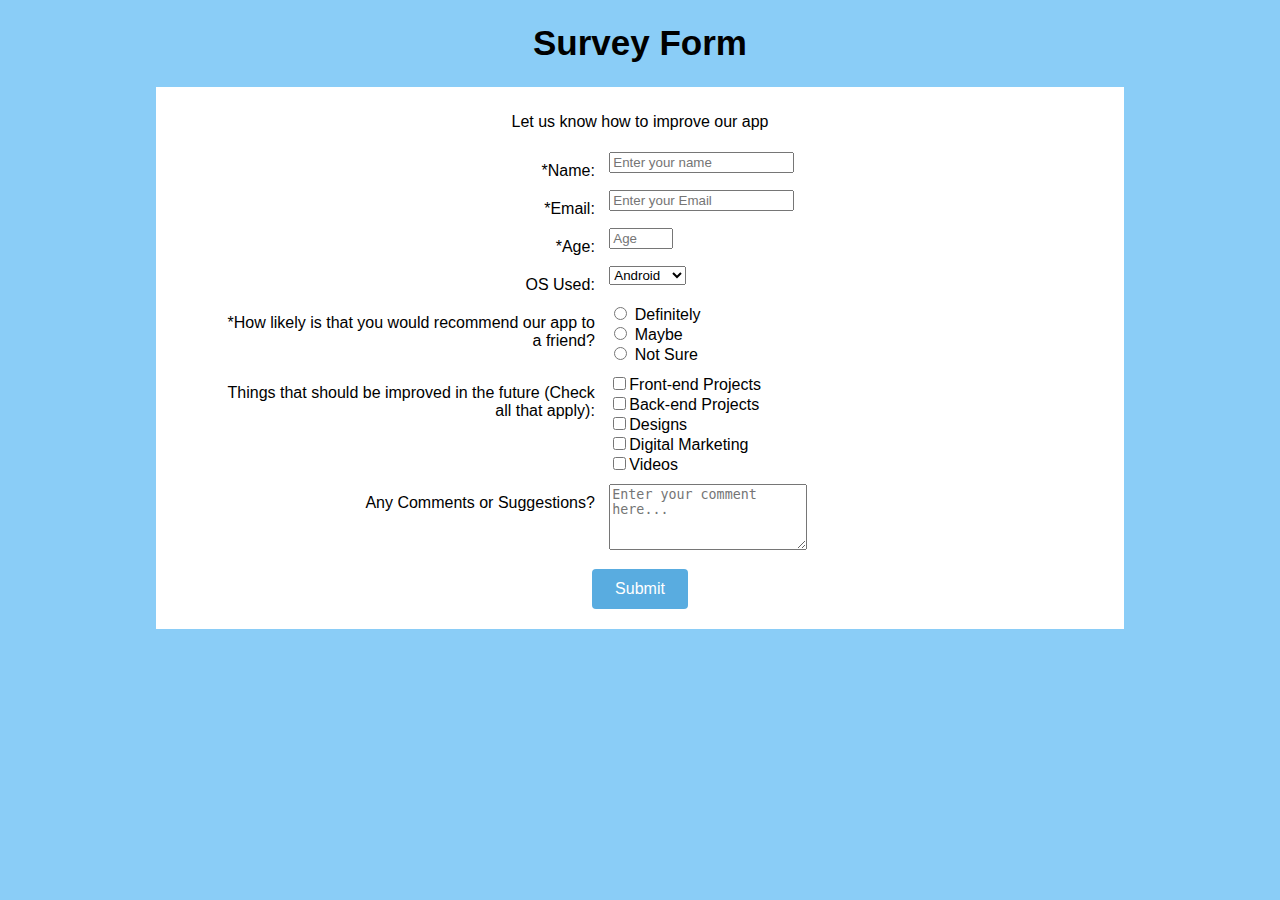
<file: survey-form-page/index.html>
<!DOCTYPE html>
<html lang="en">

<head>
    <meta charset="UTF-8">
    <meta name="viewport" content="width=device-width, initial-scale=1.0">
    <meta http-equiv="X-UA-Compatible" content="ie=edge">
    <title>Survey Form</title>
    <link rel="stylesheet" href="./styles.css">
</head>

<body>
    <header>
        <h1 id='title'>Survey Form</h1>
    </header>
    <form id='survey-form'>
        <p id='description'>Let us know how to improve our app</p>
        <label id='name-label' class='labels'>*Name:</label>
        <div class='rightTab'>
            <input id='name' type='text' placeholder='Enter your name' required> 
        </div>
        <br>
        <label id='email-label' class='labels'>*Email:</label>
        <div class='rightTab'>
            <input id='email' type='email' placeholder='Enter your Email' required>
        </div>
        <br>
        <label id='number-label' class='labels'>*Age:</label>
        <div class='rightTab'>
            <input id='number' type='number' min='1' max='130' placeholder='Age' required>
        </div>
        <br>
        <label id='os-used' class='labels'>OS Used:</label>
        <div class='rightTab'> 
            <select id='dropdown'>
                <option value='Android'>Android</option>
                <option value='iOS'>iOS</option>
                <option value='Windows'>Windows</option>
            </select> 
        </div> 
        <br>
        <label id='probability' class='labels'>*How likely is that you would recommend our app to a friend?</label>
        <div class='rightTab'>
            <input type='radio' name='improvment' value='definitely'> Definitely <br>
            <input type='radio' name='improvment' value='maybe'> Maybe <br>
            <input type='radio' name='improvment' value='not sure'> Not Sure
        </div>
        <br>
        <label id='improvments' class='labels'>Things that should be improved in the future (Check all that apply):</label>
        <div class='rightTab'>
            <input type='checkbox' value='front-end-projects'>Front-end Projects</input> <br>
            <input type='checkbox' value='back-end-projects'>Back-end Projects</input> <br>
            <input type='checkbox' value='design'>Designs</input> <br>
            <input type='checkbox' value='digital-marketing'>Digital Marketing</input> <br>
            <input type='checkbox' value='videos'>Videos</input> 
        </div> 
        <br>
        <label id='comments' class='labels'>Any Comments or Suggestions?</label>
        <div class='rightTab'>
            <textarea rows="4" cols="22" placeholder="Enter your comment here..."></textarea> 
        </div>
        <br>
        <button type='submit' id='submit'>Submit</button>
    </form>
</body>
</html>
</file>
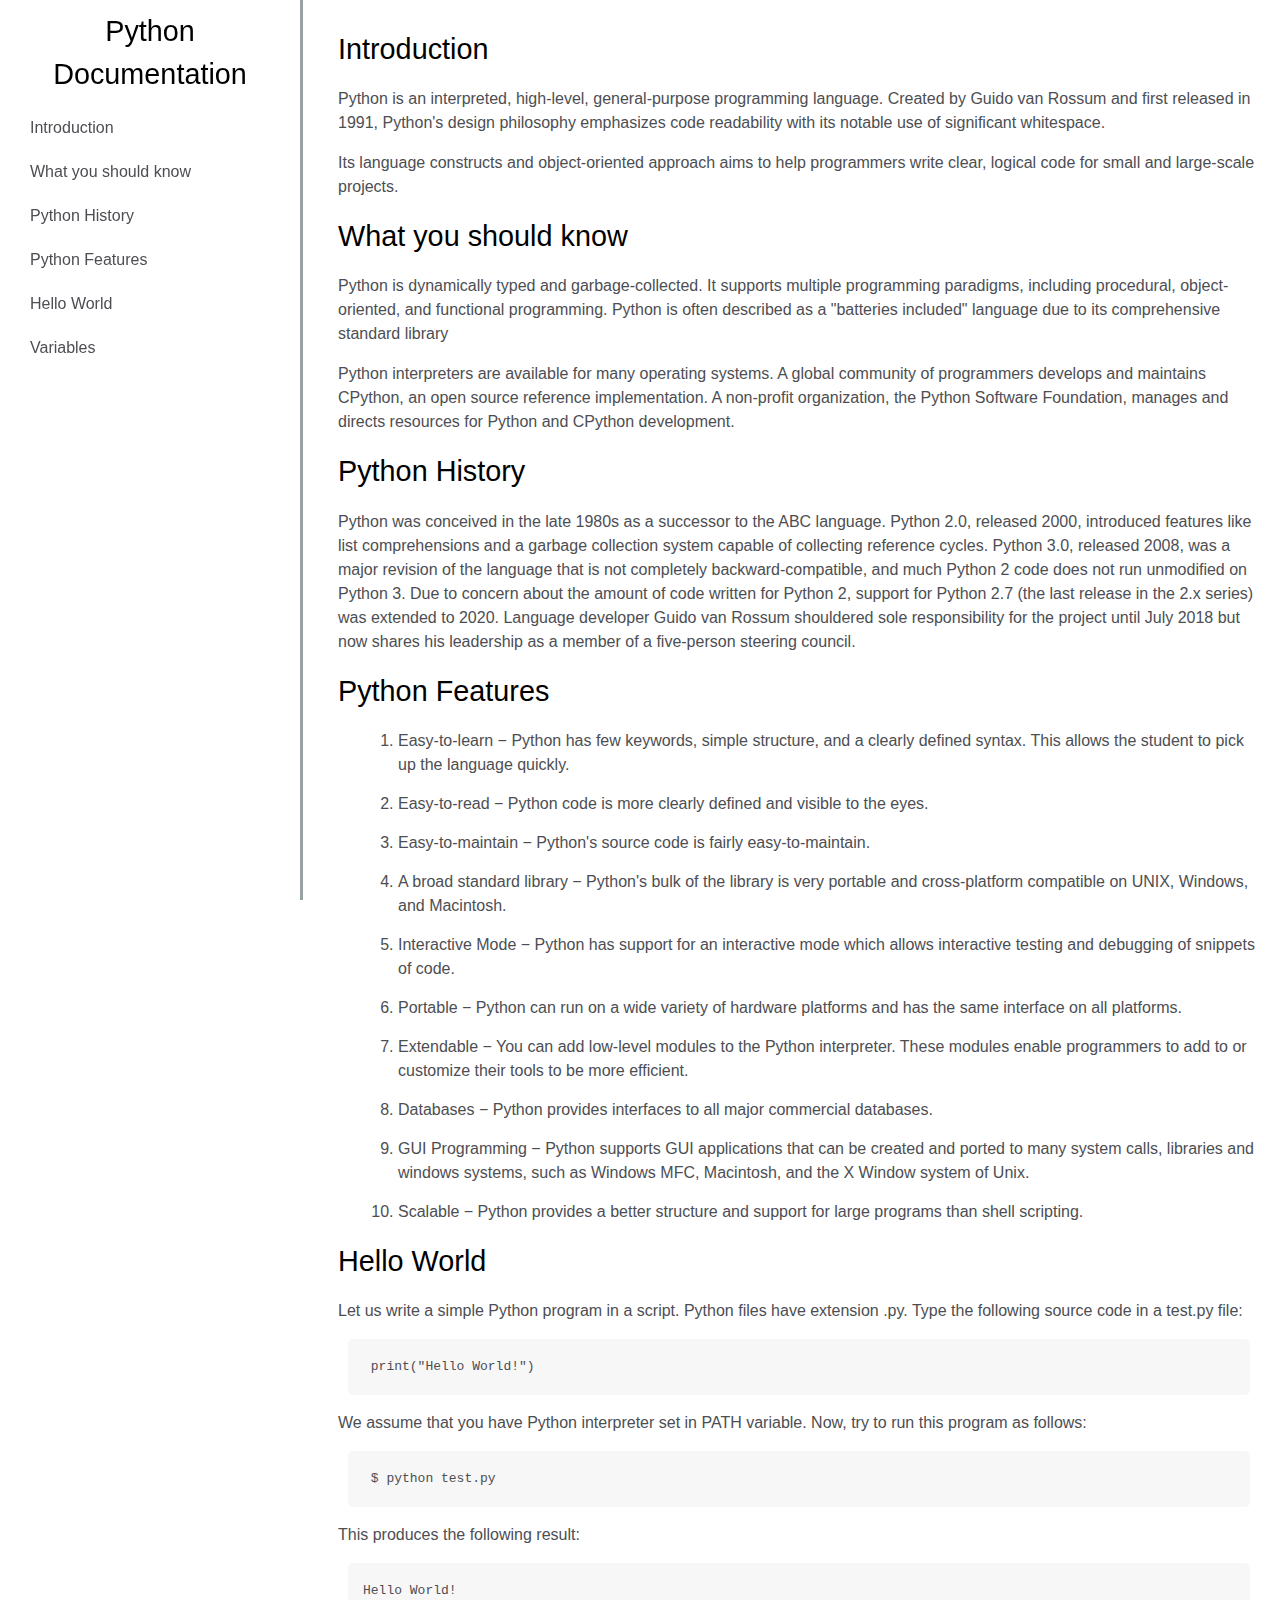
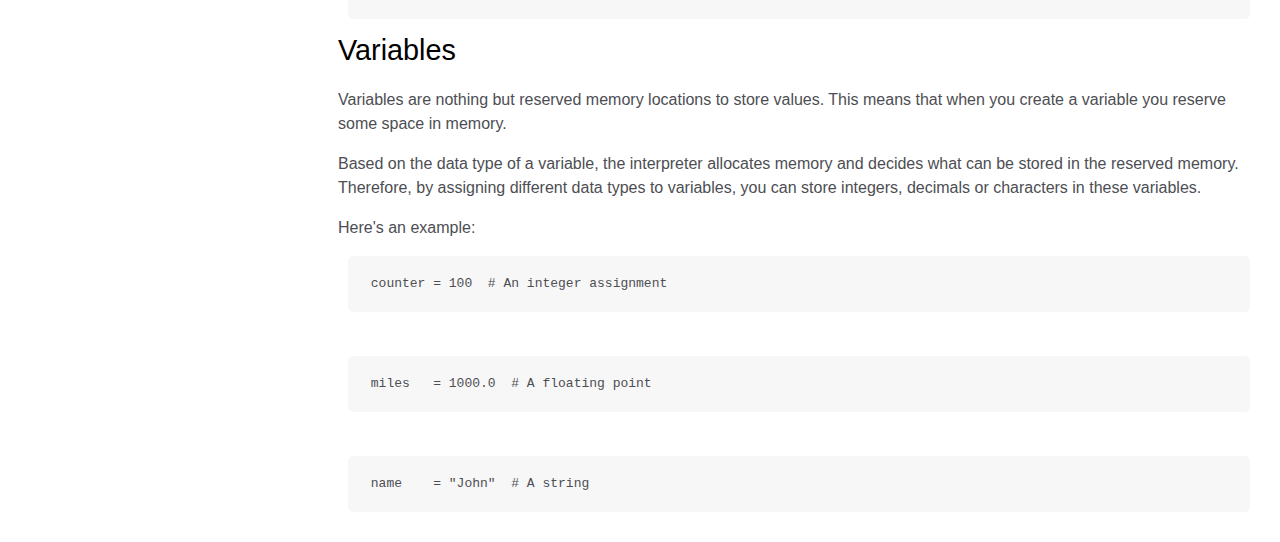
<file: technical-document-page/index.html>
<script src="https://cdn.freecodecamp.org/testable-projects-fcc/v1/bundle.js"></script>

<!DOCTYPE html>
<html lang="en">
<head>
    <meta charset="UTF-8">
    <meta name="viewport" content="width=device-width, initial-scale=1.0">
    <meta http-equiv="X-UA-Compatible" content="ie=edge">
    <link rel="stylesheet" type="text/css" href="./styles.css"/>
    <title>Python Documentation</title>
</head>
<body>
  <nav id="navbar">
        <header>Python Documentation</header>
        <a class="nav-link" href="#Introduction">Introduction</a>
        <a class="nav-link" href="#What_you_should_know">What you should know</a>
        <a class="nav-link" href="#Python_History">Python History</a>
        <a class="nav-link" href="#Python_Features">Python Features</a>
        <a class="nav-link" href="#Hello_World">Hello World</a>
        <a class="nav-link" href="#Variables">Variables</a>
    </nav>
    <main id="main-doc">
        <section class="main-section" id="Introduction">
            <header>Introduction</header>
            <p> Python is an interpreted, high-level, general-purpose programming language. Created by Guido van Rossum and first released in 1991, Python's design philosophy emphasizes code readability with its notable use of significant whitespace. </p>
            <p> Its language constructs and object-oriented approach aims to help programmers write clear, logical code for small and large-scale projects. </p>
        </section>
        <section class="main-section" id="What_you_should_know">
            <header>What you should know</header>
            <p> Python is dynamically typed and garbage-collected. It supports multiple programming paradigms, including procedural, object-oriented, and functional programming. Python is often described as a "batteries included" language due to its comprehensive standard library </p>
            <p>Python interpreters are available for many operating systems. A global community of programmers develops and maintains CPython, an open source reference implementation. A non-profit organization, the Python Software Foundation, manages and directs resources for Python and CPython development. </p>
      </section>
        <section class="main-section" id="Python_History">
            <header>Python History</header>
            <p>Python was conceived in the late 1980s as a successor to the ABC language. Python 2.0, released 2000, introduced features like list comprehensions and a garbage collection system capable of collecting reference cycles. Python 3.0, released 2008, was a major revision of the language that is not completely backward-compatible, and much Python 2 code does not run unmodified on Python 3. Due to concern about the amount of code written for Python 2, support for Python 2.7 (the last release in the 2.x series) was extended to 2020. Language developer Guido van Rossum shouldered sole responsibility for the project until July 2018 but now shares his leadership as a member of a five-person steering council.</p>
        </section>
        <section class="main-section" id="Python_Features">
            <header>Python Features</header>
            <ol>
                <li> Easy-to-learn − Python has few keywords, simple structure, and a clearly defined syntax. This allows the student to pick up the language quickly. </li>
                <li>Easy-to-read − Python code is more clearly defined and visible to the eyes. </li>
                <li>Easy-to-maintain − Python's source code is fairly easy-to-maintain. </li>
                <li>A broad standard library − Python's bulk of the library is very portable and cross-platform compatible on UNIX, Windows, and Macintosh.</li>
                <li>Interactive Mode − Python has support for an interactive mode which allows interactive testing and debugging of snippets of code. </li>
                <li>Portable − Python can run on a wide variety of hardware platforms and has the same interface on all platforms. </li>
                <li>Extendable − You can add low-level modules to the Python interpreter. These modules enable programmers to add to or customize their tools to be more efficient. </li>
                <li>Databases − Python provides interfaces to all major commercial databases.</li>
                <li>GUI Programming − Python supports GUI applications that can be created and ported to many system calls, libraries and windows systems, such as Windows MFC, Macintosh, and the X Window system of Unix.</li>
                <li>Scalable − Python provides a better structure and support for large programs than shell scripting.</li>
          </ol>
        </section>
        <section class="main-section" id="Hello_World">
            <header> Hello World </header>
            <p> Let us write a simple Python program in a script. Python files have extension .py. Type the following source code in a test.py file: </p>
                <code> print("Hello World!")</code>
            <p> We assume that you have Python interpreter set in PATH variable. Now, try to run this program as follows: </p>
                <code> $ python test.py</code>
            <p>This produces the following result: </p>
                <code>Hello World!</code>
        </section>
        <section class="main-section" id="Variables">
            <header> Variables </header>
            <p>Variables are nothing but reserved memory locations to store values. This means that when you create a variable you reserve some space in memory. </p>
            <p>Based on the data type of a variable, the interpreter allocates memory and decides what can be stored in the reserved memory. Therefore, by assigning different data types to variables, you can store integers, decimals or characters in these variables.</p>
          <p>Here's an example: </p>
            <code> counter = 100  # An integer assignment </code><br>
            <code> miles   = 1000.0  # A floating point </code><br>
            <code> name    = "John"  # A string </code>
        </section>
    </main>
</body>
</html>
</file>
<file: survey-form-page/styles.css>
body{
  background-color: #8acdf7;
  font-family: 'Raleway', Helvetica, sans-serif;
}

header{
  text-align:center;
}

h1{
  font-size: 35px;
  font-weight: bold;
}

form{
 width: 75%;
 margin: auto;
 background-color: white;
 text-align: center;
 padding: 10px;
}

label {
  display: inline-block;
  text-align: right;
  width: 40%;
  padding: 5px;
  vertical-align: top;
  margin-top: 10px;
}

.rightTab {
  display: inline-block;
  text-align: left;
  width: 48%;
  vertical-align: middle;
  padding: 5px;
  resize:vertical;
}
#submit {
  background-color: #59ace0;
  border-radius: 4px;
  color: white;
  font-size: 1em;
  height: 40px;
  width: 96px;
  margin: 10px;
  border: 0px solid;
}

@media screen and (max-width: 520px) {
  .labels {
    width: 100%;
    text-align: left;
  }
  .rightTab {
    width: 80%;
    float: left;
  }
  .input-field {
    width: 100%;
  }
  select {
    width: 100%;
  }
}
</file>
<file: technical-document-page/styles.css>
html,
body {
  min-width: 290px;
  color: #4d4e53;
  background-color: #ffffff;
  font-family: "Open Sans", Arial, sans-serif;
  line-height: 1.5;
}

#navbar {
  position: fixed;
  min-width: 290px;
  top: 0px;
  left: 0px;
  width: 300px;
  height: 100%;
  border-right: solid;
  border-color: rgba(0, 22, 22, 0.4);
}

header {
  color: black;
  margin: 10px;
  text-align: center;
  font-size: 1.8em;
  font-weight: thin;
}

#main-doc header {
  text-align: left;
  margin: 0px;
}

#navbar ul {
  height: 88%;
  padding: 0;
  overflow-y: auto;
  overflow-x: hidden;
}

#navbar li {
  color: #4d4e53;
  border-top: 1px solid;
  list-style: none;
  position: relative;
  width: 100%;
}

#navbar a {
  display: block;
  padding: 10px 30px;
  color: #4d4e53;
  text-decoration: none;
  cursor: pointer;
}

#main-doc {
  position: absolute;
  margin-left: 310px;
  padding: 20px;
  margin-bottom: 110px;
}

section article {
  color: #4d4e53;
  margin: 15px;
  font-size: 0.96em;
}

section li {
  margin: 15px 0px 0px 20px;
}

code {
  display: block;
  text-align: left;
  white-space: pre;
  position: relative;
  word-break: normal;
  word-wrap: normal;
  line-height: 2;
  background-color: #f7f7f7;
  padding: 15px;
  margin: 10px;
  border-radius: 5px;
}

@media only screen and (max-width: 815px) {
  /* For mobile phones: */
  #navbar ul {
    border: 1px solid;
    height: 207px;
  }

  #navbar {
    background-color: white;
    position: fixed;
    top: 0;
    padding: 0;
    margin: 0;
    width: 100%;
    max-height: 330px;
    border: none;
    z-index: 1;
    border-bottom: 2px solid;
  }

  #main-doc {
    position: relative;
    margin-left: 0px;
    margin-top: 330px;
  }
}

@media only screen and (max-width: 400px) {
  #main-doc {
    margin-left: -10px;
  }

  code {
    margin-left: -20px;
    width: 100%;
    padding: 15px;
    padding-left: 10px;
    padding-right: 45px;
    min-width: 233px;
  }
}
</file>
